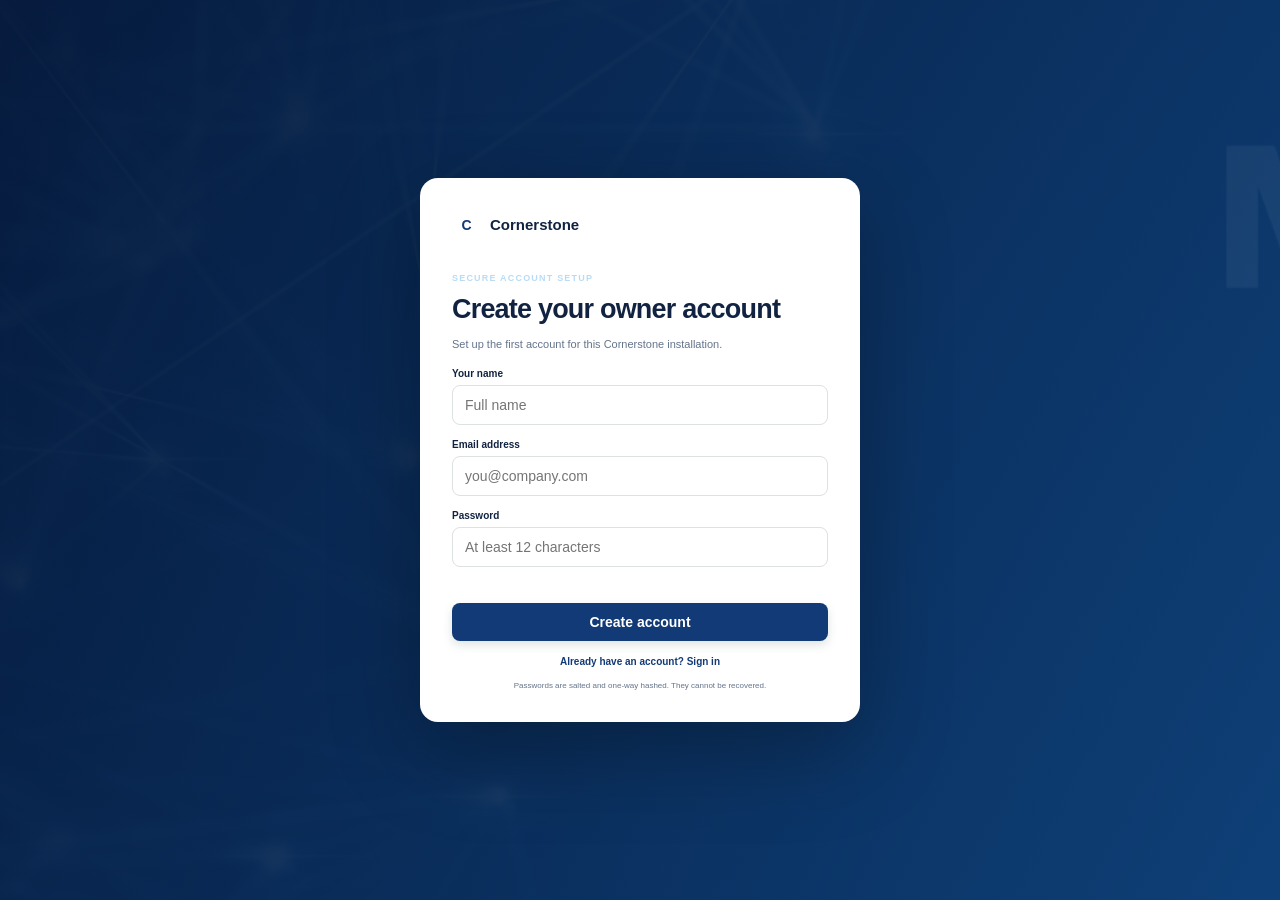
<file: index.html>
<!doctype html>
<html lang="en">
<head>
  <meta charset="UTF-8" />
  <meta name="viewport" content="width=device-width, initial-scale=1.0" />
  <meta name="theme-color" content="#0b2d5e" />
  <meta name="apple-mobile-web-app-capable" content="yes" />
  <meta name="apple-mobile-web-app-title" content="Cornerstone" />
  <meta name="referrer" content="no-referrer" />
  <meta http-equiv="Content-Security-Policy" content="default-src 'self'; img-src 'self' data:; style-src 'self'; script-src 'self'; connect-src https: http://127.0.0.1:*; object-src 'none'; base-uri 'none'; form-action 'self'" />
  <title>Cornerstone — Content Operations</title>
  <link rel="manifest" href="manifest.webmanifest" />
  <link rel="icon" href="icon.svg" type="image/svg+xml" />
  <link rel="stylesheet" href="style.css" />
  <link rel="stylesheet" href="brand.css" />
  <link rel="stylesheet" href="integrations.css" />
  <link rel="stylesheet" href="vault.css" />
  <link rel="stylesheet" href="collaboration.css" />
  <link rel="stylesheet" href="install.css" />
  <link rel="stylesheet" href="auth.css?v=3" />
  <link rel="stylesheet" href="settings.css?v=4" />
  <link rel="stylesheet" href="management.css?v=7" />
  <link rel="stylesheet" href="tutorial.css?v=8" />
  <link rel="stylesheet" href="account-install.css?v=8" />
</head>
<body>
  <div class="app-shell">
    <aside class="sidebar">
      <div class="brand"><span class="brand-mark">C</span><span>Cornerstone</span></div>
      <nav>
        <button class="nav-item active" data-view="calendar"><span>◫</span> Calendar</button>
        <button class="nav-item" data-view="content"><span>▤</span> Content <b id="contentCount">6</b></button>
        <button class="nav-item" data-view="ideas"><span>✦</span> Ideas</button>
        <button class="nav-item" data-view="assets"><span>◇</span> Assets</button>
        <button class="nav-item" data-view="integrations"><span>⌘</span> Integrations <b id="integrationCount">0</b></button>
        <button class="nav-item" data-view="workspaces"><span>♙</span> Workspaces</button>
      </nav>
      <div class="nav-label">WORKSPACE</div>
      <button class="workspace"><span class="workspace-logo">MC</span><span><strong>McBride</strong><small>4 channels connected</small></span><i>⌄</i></button>
      <div class="sidebar-bottom">
        <button class="nav-item install-app" id="installAppBtn" hidden><span>⇩</span> Install Cornerstone</button>
        <button class="nav-item" id="logoutBtn"><span>↪</span> Log out</button>
        <button class="nav-item" id="helpCenterBtn"><span>?</span> Help & tutorial</button>
        <div class="profile"><div class="avatar">AL</div><div><strong>Alex Lin</strong><small>Content lead</small></div><button id="profileMenuBtn" aria-label="Open user settings">•••</button></div>
      </div>
    </aside>

    <main>
      <header class="topbar">
        <div><h1 id="pageTitle">Content calendar</h1><p id="pageSubtitle">Plan, polish, and publish — all in one place.</p></div>
        <div class="top-actions"><button class="icon-button" id="notifyBtn" aria-label="Notifications">♢<span class="notification-dot"></span></button><button class="primary" id="newPostBtn"><span>＋</span> New content</button></div>
      </header>

      <section id="calendarView" class="view active">
        <div class="toolbar">
          <div class="date-nav"><button id="prevWeek">‹</button><button id="todayBtn">Today</button><button id="nextWeek">›</button><strong id="weekLabel">August 3 – 9, 2026</strong></div>
          <div class="toolbar-right"><button class="filter-button" id="filterBtn">☷ All channels <span>⌄</span></button><div class="segmented"><button class="active">Week</button><button>Month</button></div></div>
        </div>
        <div class="calendar-card">
          <div class="calendar-grid" id="calendarGrid"></div>
        </div>
        <div class="up-next">
          <div class="section-heading"><div><h2>Up next</h2><p>Your next three scheduled posts</p></div><button class="text-button" id="viewAllBtn">View all →</button></div>
          <div class="up-next-grid" id="upNextGrid"></div>
        </div>
      </section>

      <section id="contentView" class="view">
        <div class="section-heading"><div><h2>Content library</h2><p>Everything scheduled, drafted, and published.</p></div><div class="search"><span>⌕</span><input id="contentSearch" placeholder="Search content" /></div></div>
        <div class="content-table" id="contentTable"></div>
      </section>

      <section id="ideasView" class="view">
        <div class="ideas-hero"><span class="eyebrow">✦ CREATIVE COPILOT</span><h2>Turn what’s working into what’s next.</h2><p>Cornerstone looks at your scheduled topics and suggests fresh angles for your audience.</p><button class="primary" id="generateIdeasBtn">✦ Generate new ideas</button></div>
        <div class="ideas-grid" id="ideasGrid"></div>
      </section>

      <section id="assetsView" class="view">
        <div class="asset-drop" id="assetDrop"><div class="upload-icon">⇧</div><h2>Bring your content in</h2><p>Drop images, videos, PDFs, or CSV files here</p><button class="secondary" id="browseBtn">Choose files</button><input type="file" id="fileInput" multiple hidden /></div>
        <div class="section-heading"><div><h2>Asset library</h2><p id="assetCount">4 files</p></div></div>
        <div class="asset-grid" id="assetGrid"></div>
      </section>

      <section id="integrationsView" class="view">
        <div class="integration-hero">
          <div><span class="eyebrow">CORNERSTONE CONNECT</span><h2>Bring your own intelligence.</h2><p>Connect model providers, publishing APIs, and MCP servers to extend your content workflow.</p></div>
          <button class="primary" id="addIntegrationBtn">＋ Add integration</button>
        </div>
        <div class="security-note"><span>◉</span><div><strong>AES-256 encrypted credential vault</strong><p>Keys are authenticated-encrypted at rest. Your non-exportable vault key and decrypted secrets exist only in memory.</p></div><button class="secondary vault-button" id="vaultButton">Set up vault</button></div>
        <div class="integration-section"><div class="section-heading"><div><h2>API providers</h2><p>AI models, social platforms, and custom REST services</p></div></div><div class="integration-grid" id="apiGrid"></div></div>
        <div class="integration-section"><div class="section-heading"><div><h2>MCP servers</h2><p>Tools and context available to your Cornerstone workspace</p></div><button class="secondary" id="addMcpBtn">＋ Connect MCP</button></div><div class="mcp-list" id="mcpList"></div></div>
      </section>

      <section id="workspacesView" class="view">
        <div class="workspace-hero"><div><span class="eyebrow">TEAM COLLABORATION</span><h2>Build your content team.</h2><p>Create focused spaces, invite collaborators, and control who can publish.</p></div><button class="primary" id="createWorkspaceBtn">＋ New workspace</button></div>
        <div class="workspace-layout">
          <aside class="workspace-list-panel"><div class="panel-title"><strong>Your workspaces</strong><small id="workspaceTotal">1 workspace</small></div><div id="workspaceList"></div></aside>
          <div class="workspace-detail" id="workspaceDetail"></div>
        </div>
      </section>
      <section id="userSettingsView" class="view">
        <div class="settings-layout">
          <aside class="settings-nav"><span class="eyebrow">USER SETTINGS</span><button class="settings-tab active" data-settings-tab="account">Account</button><button class="settings-tab" data-settings-tab="security">Security</button><button class="settings-tab" data-settings-tab="admin">Admin controls</button><button class="settings-tab" data-settings-tab="accessibility">Accessibility</button></aside>
          <div class="settings-content">
            <section class="settings-panel active" data-settings-panel="account"><div class="settings-heading"><h2>Account information</h2><p>Manage your identity across Cornerstone workspaces.</p></div><div class="account-avatar-row"><div class="member-avatar settings-avatar" id="settingsAvatar">AL</div><div><strong id="settingsDisplayName">Alex Lin</strong><small>Profile photo support requires connected file storage.</small></div></div><div class="settings-form"><label for="settingsName">Full name</label><input id="settingsName" class="field" /><label for="settingsEmail">Email address</label><input id="settingsEmail" type="email" class="field" /><label>Account role</label><input id="settingsRole" class="field" disabled /><button class="primary" id="saveAccountSettings">Save account</button></div></section>
            <section class="settings-panel" data-settings-panel="security"><div class="settings-heading"><h2>Security</h2><p>Update your password and control active sessions.</p></div><div class="settings-form"><label for="currentPassword">Current password</label><input id="currentPassword" type="password" class="field" autocomplete="current-password" /><label for="newPassword">New password</label><input id="newPassword" type="password" class="field" autocomplete="new-password" placeholder="At least 12 characters" /><label for="confirmNewPassword">Confirm new password</label><input id="confirmNewPassword" type="password" class="field" autocomplete="new-password" /><button class="primary" id="changePasswordBtn">Change password</button></div><div class="danger-zone"><div><strong>Sign out of this device</strong><p>Locks your vault and clears the current session.</p></div><button class="secondary" id="settingsLogoutBtn">Log out</button></div></section>
            <section class="settings-panel" data-settings-panel="admin"><div class="settings-heading"><h2>Admin controls</h2><p>Set workspace defaults and collaboration guardrails.</p></div><div class="setting-row"><div><strong>Require approval before publishing</strong><p>Editors submit content for publisher or admin review.</p></div><input id="approvalRequired" type="checkbox" checked /></div><div class="setting-row"><div><strong>Allow members to invite collaborators</strong><p>Editors and publishers can create invitation links.</p></div><input id="memberInvites" type="checkbox" /></div><div class="setting-row"><div><strong>Default invitation role</strong><p>Applied when a role is not selected manually.</p></div><select id="defaultInviteRole" class="mini-select"><option>Viewer</option><option>Editor</option><option>Publisher</option><option>Admin</option></select></div><button class="primary settings-save" id="saveAdminSettings">Save admin controls</button></section>
            <section class="settings-panel" data-settings-panel="accessibility"><div class="settings-heading"><h2>Accessibility</h2><p>Adjust Cornerstone to make it more comfortable to use.</p></div><div class="setting-row"><div><strong>Larger text</strong><p>Increase interface text and control sizes.</p></div><input id="largeTextSetting" type="checkbox" /></div><div class="setting-row"><div><strong>High contrast</strong><p>Strengthen borders and foreground contrast.</p></div><input id="highContrastSetting" type="checkbox" /></div><div class="setting-row"><div><strong>Reduce motion</strong><p>Minimize transitions and animated movement.</p></div><input id="reducedMotionSetting" type="checkbox" /></div><div class="setting-row"><div><strong>Underline interactive text</strong><p>Make text links easier to distinguish.</p></div><input id="underlineLinksSetting" type="checkbox" /></div><button class="primary settings-save" id="saveAccessibilitySettings">Save accessibility</button></section>
          </div>
        </div>
      </section>
    </main>
  </div>

  <div class="scrim" id="scrim"></div>
  <aside class="composer" id="composer">
    <div class="composer-head"><div><span class="eyebrow">CONTENT COMPOSER</span><h2 id="composerTitle">Create content</h2></div><button class="close-button" id="closeComposer">×</button></div>
    <div class="composer-body">
      <label>Channels</label><div class="channel-picker" id="channelPicker"><button data-channel="Instagram" class="selected ig">◎ Instagram</button><button data-channel="LinkedIn" class="li">in LinkedIn</button><button data-channel="TikTok" class="tt">♪ TikTok</button><button data-channel="X" class="x">𝕏 X</button></div>
      <label for="postTitle">Internal title</label><input id="postTitle" class="field" placeholder="Give this post a name" />
      <label for="postCaption">Caption</label><div class="caption-wrap"><textarea id="postCaption" placeholder="Write something people will remember..."></textarea><div class="caption-tools"><button id="improveBtn">✦ Improve</button><span id="charCount">0 / 2,200</span></div></div>
      <label>Media</label><button class="media-drop" id="mediaDrop"><span>＋</span><strong>Add photos or video</strong><small>or choose from your asset library</small></button>
      <div class="field-row"><div><label for="postDate">Publish date</label><input type="date" id="postDate" class="field" /></div><div><label for="postTime">Time</label><input type="time" id="postTime" class="field" /></div></div>
      <label for="postOwner">Owner</label><select id="postOwner" class="field"><option>Alex Lin</option><option>Maya Ortiz</option><option>Jordan Chen</option></select>
      <div class="reminder-row"><div><strong>Notify owner</strong><small>Send a reminder before it’s time to post</small></div><select id="reminder" class="mini-select"><option>15 min before</option><option>1 hour before</option><option>1 day before</option></select><input id="notifyToggle" type="checkbox" checked /></div>
    </div>
    <div class="composer-footer"><button class="danger-button" id="deleteContentBtn" hidden>Delete content</button><button class="secondary" id="saveDraftBtn">Save draft</button><button class="primary" id="scheduleBtn">Schedule content</button></div>
  </aside>

  <div class="popover notifications" id="notificationPanel"><div class="popover-head"><strong>Notifications</strong><button id="markRead">Mark all read</button></div><div id="notificationList"></div></div>
  <div class="modal" id="integrationModal">
    <div class="modal-head"><div><span class="eyebrow">NEW CONNECTION</span><h2 id="integrationModalTitle">Add integration</h2></div><button class="close-button" id="closeIntegrationModal">×</button></div>
    <div class="modal-body">
      <label for="integrationType">Connection type</label><select id="integrationType" class="field"><option value="api">API provider</option><option value="mcp">MCP server</option></select>
      <label for="integrationName">Name</label><input id="integrationName" class="field" placeholder="e.g. OpenAI, LinkedIn, My research server" />
      <div id="apiFields"><label for="integrationKey">API key</label><div class="secret-field"><input id="integrationKey" type="password" class="field" placeholder="sk-••••••••••••" /><button id="revealKey" type="button">Show</button></div><label for="integrationBaseUrl">Base URL <small>optional</small></label><input id="integrationBaseUrl" class="field" placeholder="https://api.example.com/v1" /></div>
      <div id="mcpFields" hidden><label for="mcpTransport">Transport</label><select id="mcpTransport" class="field"><option value="http">Streamable HTTP</option><option value="sse">SSE</option></select><label for="mcpUrl">Server URL</label><input id="mcpUrl" class="field" placeholder="https://mcp.example.com/mcp" /><label for="mcpToken">Bearer token <small>optional</small></label><div class="secret-field"><input id="mcpToken" type="password" class="field" placeholder="••••••••••••" /></div></div>
      <div class="connection-options"><label><input id="enableConnection" type="checkbox" checked /> Enable immediately</label><label><input id="allowTools" type="checkbox" checked /> Allow tools in ideation</label></div>
    </div>
    <div class="modal-footer"><button class="secondary" id="cancelIntegration">Cancel</button><button class="primary" id="saveIntegration">Save connection</button></div>
  </div>
  <div class="toast" id="toast"><span>✓</span><div><strong id="toastTitle">Content scheduled</strong><small id="toastText">Your post is ready to go.</small></div></div>
  <div class="invite-gate" id="inviteGate" hidden>
    <div class="invite-gate-card"><div class="gate-brand"><span class="brand-mark">C</span><strong>Cornerstone</strong></div><span class="eyebrow">YOU’VE BEEN INVITED</span><h1>Join <span id="gateWorkspaceName">a workspace</span></h1><p id="gateInviteCopy">Accept your invitation to collaborate on content, campaigns, and publishing.</p><div class="gate-role">Your role <strong id="gateRole">Editor</strong></div><label for="gateName">Your name</label><input id="gateName" class="field" placeholder="Full name" /><label for="gatePassword">Create a password</label><input id="gatePassword" type="password" class="field" autocomplete="new-password" placeholder="At least 12 characters" /><button class="primary" id="acceptInviteBtn">Accept invitation</button><small>By continuing, you agree to your organization’s workspace policies.</small></div>
  </div>
  <div class="invite-gate auth-gate" id="authGate" hidden>
    <div class="invite-gate-card"><div class="gate-brand"><span class="brand-mark">C</span><strong>Cornerstone</strong></div><span class="eyebrow" id="authEyebrow">SECURE ACCOUNT SETUP</span><h1 id="authTitle">Create your owner account</h1><p id="authCopy">Set up the first account for this Cornerstone installation.</p><div id="authNameWrap"><label for="authName">Your name</label><input id="authName" class="field" autocomplete="name" placeholder="Full name" /></div><label for="authEmail">Email address</label><input id="authEmail" type="email" class="field" autocomplete="username" placeholder="you@company.com" /><label for="authPassword">Password</label><input id="authPassword" type="password" class="field" autocomplete="current-password" placeholder="At least 12 characters" /><p class="auth-error" id="authError"></p><button class="primary" id="authSubmit">Create account</button><button class="auth-switch" id="authSwitch">Already have an account? Sign in</button><small>Passwords are salted and one-way hashed. They cannot be recovered.</small></div>
  </div>
  <div class="invite-install" id="inviteInstallAction" hidden><div><strong>Install Cornerstone</strong><small>Your invitation grants access to install this workspace app.</small></div><button class="primary" id="inviteInstallBtn">Install app</button><button class="close-button" id="dismissInviteInstall">×</button></div>
  <div class="tutorial-overlay" id="tutorialOverlay" hidden>
    <div class="tutorial-card"><div class="tutorial-top"><span class="eyebrow">GETTING STARTED</span><button class="close-button" id="closeTutorial">×</button></div><div class="tutorial-visual" id="tutorialVisual">01</div><h2 id="tutorialTitle">Welcome to Cornerstone</h2><p id="tutorialCopy">Let’s set up your content workflow together.</p><div class="tutorial-tip" id="tutorialTip"></div><div class="tutorial-progress" id="tutorialProgress"></div><div class="tutorial-actions"><button class="text-button" id="skipTutorial">Skip for now</button><button class="secondary" id="previousTutorial">Back</button><button class="primary" id="nextTutorial">Next</button></div></div>
  </div>
  <div class="modal vault-modal" id="vaultModal">
    <div class="modal-head"><div><span class="eyebrow">SECURE CREDENTIAL VAULT</span><h2 id="vaultModalTitle">Create your vault</h2></div><button class="close-button" id="closeVaultModal">×</button></div>
    <div class="modal-body">
      <div class="encryption-badge"><span>◆</span><div><strong>AES-256-GCM</strong><small>PBKDF2-SHA-256 · 600,000 iterations · random salt and nonce</small></div></div>
      <p class="vault-copy" id="vaultCopy">Choose a strong master password. It never leaves this device and cannot be recovered.</p>
      <label for="vaultPassword">Master password</label><input id="vaultPassword" type="password" class="field" autocomplete="new-password" placeholder="At least 12 characters" />
      <div id="vaultConfirmWrap"><label for="vaultConfirm">Confirm password</label><input id="vaultConfirm" type="password" class="field" autocomplete="new-password" placeholder="Repeat master password" /></div>
      <div class="password-meter"><span id="passwordMeter"></span></div><small class="password-hint" id="passwordHint">Use 12+ characters with a mix of words, numbers, and symbols.</small>
    </div>
    <div class="modal-footer"><button class="secondary" id="cancelVault">Cancel</button><button class="primary" id="submitVault">Create encrypted vault</button></div>
  </div>
  <div class="modal" id="inviteModal">
    <div class="modal-head"><div><span class="eyebrow">COLLABORATE</span><h2>Invite people to <span id="inviteWorkspaceName">McBride</span></h2></div><button class="close-button" id="closeInviteModal">×</button></div>
    <div class="modal-body">
      <label for="inviteEmails">Email addresses</label><textarea id="inviteEmails" class="invite-emails" placeholder="name@company.com, teammate@company.com"></textarea><small class="field-help">Separate multiple addresses with commas.</small>
      <label for="inviteRole">Role</label><select id="inviteRole" class="field"><option value="Editor">Editor — create and edit content</option><option value="Publisher">Publisher — approve and publish</option><option value="Viewer">Viewer — view and comment</option><option value="Admin">Admin — manage workspace and members</option></select>
      <label for="inviteMessage">Personal message <small>optional</small></label><textarea id="inviteMessage" class="invite-message" placeholder="Join us in Cornerstone to plan our upcoming content..."></textarea>
      <div class="invite-summary"><span>✉</span><p>Invites expire after 7 days. Pending invitations can be revoked at any time.</p></div>
    </div>
    <div class="modal-footer"><button class="secondary" id="cancelInvite">Cancel</button><button class="primary" id="sendInvites">Send invitations</button></div>
  </div>
  <div class="modal" id="workspaceModal">
    <div class="modal-head"><div><span class="eyebrow" id="workspaceModalEyebrow">NEW WORKSPACE</span><h2 id="workspaceModalTitle">Create a workspace</h2></div><button class="close-button" id="closeWorkspaceModal">×</button></div>
    <div class="modal-body"><label for="newWorkspaceName">Workspace name</label><input id="newWorkspaceName" class="field" placeholder="e.g. Client campaigns" /><label for="newWorkspacePurpose">Purpose <small>optional</small></label><textarea id="newWorkspacePurpose" class="invite-message" placeholder="What will your team create here?"></textarea></div>
    <div class="modal-footer"><button class="secondary" id="cancelWorkspace">Cancel</button><button class="primary" id="saveWorkspace">Create workspace</button></div>
  </div>
  <script src="app.js?v=8.3"></script>
  <script src="supabase-auth.js?v=8.3"></script>
</body>
</html>
</file>
<file: style.css>
:root{--ink:#18211d;--muted:#66716b;--line:#e4e8e5;--soft:#f5f7f5;--green:#184c3a;--green2:#26775b;--cream:#f8f6ef;--purple:#7655c7;--orange:#e58c3b;--shadow:0 16px 50px rgba(24,33,29,.12)}*{box-sizing:border-box}body{margin:0;font-family:Inter,ui-sans-serif,-apple-system,BlinkMacSystemFont,"Segoe UI",sans-serif;background:#f8faf8;color:var(--ink);font-size:14px}.app-shell{min-height:100vh;display:grid;grid-template-columns:238px 1fr}.sidebar{position:fixed;width:238px;height:100vh;background:#102f25;color:#dbe8e2;padding:26px 18px 20px;display:flex;flex-direction:column}.brand{display:flex;align-items:center;gap:11px;padding:0 10px 29px;font-size:19px;font-weight:720;letter-spacing:-.4px}.brand-mark{display:grid;place-items:center;width:29px;height:29px;border-radius:9px;background:#d9f0b9;color:#183f31;font-family:Georgia;font-style:italic}.sidebar nav{display:grid;gap:5px}.nav-item{border:0;background:transparent;color:#b9cbc4;border-radius:9px;padding:10px 12px;text-align:left;font:inherit;cursor:pointer;display:flex;align-items:center;gap:12px;width:100%}.nav-item span{font-size:17px;width:18px;text-align:center}.nav-item b{margin-left:auto;background:#295243;border-radius:12px;padding:2px 7px;font-size:11px}.nav-item:hover,.nav-item.active{background:#224b3e;color:#fff}.nav-label{font-size:10px;letter-spacing:1.2px;color:#78968a;margin:30px 12px 10px}.workspace{border:0;background:#173c30;color:white;border-radius:10px;padding:10px;display:flex;align-items:center;gap:9px;text-align:left}.workspace-logo{display:grid;place-items:center;width:33px;height:33px;border-radius:8px;background:#e6d39c;color:#583d13;font-size:10px;font-weight:800}.workspace strong,.profile strong{font-size:12px;display:block}.workspace small,.profile small{font-size:10px;color:#8eaaa0}.workspace i{margin-left:auto}.sidebar-bottom{margin-top:auto}.profile{border-top:1px solid #285044;margin-top:10px;padding:18px 8px 2px;display:flex;align-items:center;gap:9px}.avatar{width:34px;height:34px;border-radius:50%;background:#cbe5dc;color:#174536;display:grid;place-items:center;font-weight:700;font-size:11px}.profile button{margin-left:auto;border:0;background:transparent;color:#9ab0a8}main{grid-column:2;padding:0 42px 54px;max-width:1500px;width:100%;margin:auto}.topbar{height:110px;display:flex;align-items:center;justify-content:space-between}.topbar h1{font-size:24px;margin:0 0 5px;letter-spacing:-.7px}.topbar p,.section-heading p{margin:0;color:var(--muted);font-size:12px}.top-actions{display:flex;gap:11px}.primary,.secondary,.icon-button,.filter-button,.segmented button,.date-nav button,.text-button{border:0;font:inherit;cursor:pointer}.primary{background:var(--green);color:#fff;border-radius:8px;padding:11px 16px;font-weight:650;box-shadow:0 4px 10px rgba(24,76,58,.15)}.primary:hover{background:#22634c}.secondary{border:1px solid var(--line);background:#fff;color:var(--ink);padding:10px 15px;border-radius:8px;font-weight:600}.icon-button{width:40px;height:40px;border-radius:9px;background:#fff;border:1px solid var(--line);position:relative}.notification-dot{position:absolute;width:7px;height:7px;border-radius:50%;background:#e56848;top:8px;right:8px}.view{display:none}.view.active{display:block}.toolbar{display:flex;align-items:center;justify-content:space-between;margin:10px 0 17px}.date-nav{display:flex;align-items:center;gap:7px}.date-nav button,.filter-button,.segmented{background:#fff;border:1px solid var(--line);border-radius:7px}.date-nav button{padding:7px 11px}.date-nav strong{margin-left:9px;font-size:14px}.toolbar-right{display:flex;gap:9px}.filter-button{padding:8px 12px}.filter-button span{margin-left:15px}.segmented{display:flex;padding:3px}.segmented button{background:transparent;padding:5px 10px;border-radius:5px;color:var(--muted)}.segmented button.active{background:var(--soft);color:var(--ink);font-weight:600}.calendar-card{background:white;border:1px solid var(--line);border-radius:12px;overflow:hidden}.calendar-grid{display:grid;grid-template-columns:repeat(7,minmax(110px,1fr));min-height:360px}.day{border-right:1px solid var(--line);padding:0 9px 12px}.day:last-child{border:0}.day-head{text-align:center;padding:14px 0 12px;border-bottom:1px solid var(--line);margin:0 -9px 10px}.day-head span{display:block;font-size:10px;text-transform:uppercase;letter-spacing:.8px;color:var(--muted);margin-bottom:6px}.day-head b{font-size:16px}.day.today .day-head b{background:var(--green);color:white;width:28px;height:28px;border-radius:50%;display:inline-grid;place-items:center}.post-card{border:1px solid var(--line);border-left:3px solid var(--purple);background:#fff;border-radius:7px;padding:9px;margin-bottom:8px;cursor:pointer;transition:.15s}.post-card:hover{transform:translateY(-1px);box-shadow:0 5px 15px rgba(0,0,0,.07)}.post-card.li{border-left-color:#377ab4}.post-card.tt{border-left-color:#222}.post-card.x{border-left-color:#8a9290}.post-card .platform{display:flex;align-items:center;gap:5px;font-size:10px;font-weight:700;color:var(--muted)}.platform-dot{width:16px;height:16px;border-radius:5px;background:#f0eafa;display:grid;place-items:center;color:var(--purple)}.post-card h3{font-size:11px;line-height:1.35;margin:8px 0 6px}.post-card time{font-size:9px;color:var(--muted)}.add-day{width:100%;border:1px dashed transparent;background:transparent;color:#a2aba6;border-radius:6px;padding:6px;cursor:pointer}.add-day:hover{border-color:#cbd2ce;color:var(--green)}.up-next{margin-top:27px}.section-heading{display:flex;justify-content:space-between;align-items:center;margin:0 0 14px}.section-heading h2{margin:0 0 4px;font-size:16px}.text-button{background:transparent;color:var(--green);font-size:12px;font-weight:600}.up-next-grid{display:grid;grid-template-columns:repeat(3,1fr);gap:12px}.next-card{background:#fff;border:1px solid var(--line);border-radius:10px;padding:13px;display:grid;grid-template-columns:66px 1fr;gap:12px;cursor:pointer}.thumb{border-radius:7px;min-height:58px;background:linear-gradient(145deg,#bbd6c9,#436e60);display:grid;place-items:center;color:white;font-size:20px}.thumb.orange{background:linear-gradient(145deg,#f1c079,#a95630)}.thumb.purple{background:linear-gradient(145deg,#c3b1e8,#66519b)}.next-card h3{font-size:12px;margin:4px 0 7px}.next-card small{color:var(--muted);font-size:10px}.content-table{background:#fff;border:1px solid var(--line);border-radius:12px;overflow:hidden}.table-row{display:grid;grid-template-columns:2fr .8fr 1fr .7fr 50px;align-items:center;padding:14px 18px;border-bottom:1px solid var(--line)}.table-row:last-child{border:0}.table-row.header{background:var(--soft);font-size:10px;text-transform:uppercase;letter-spacing:.6px;color:var(--muted)}.content-name{display:flex;align-items:center;gap:11px}.mini-thumb{width:40px;height:40px;border-radius:7px;background:linear-gradient(135deg,#bdd7cc,#527667)}.status{font-size:10px;font-weight:700;padding:5px 8px;border-radius:12px;background:#e8f3ed;color:#276149;width:max-content}.status.draft{background:#f0f1ef;color:#6b736f}.row-menu{border:0;background:transparent;cursor:pointer}.search{border:1px solid var(--line);background:#fff;border-radius:8px;padding:8px 11px}.search input{border:0;outline:0;margin-left:5px}.ideas-hero{background:linear-gradient(120deg,#153b30,#275c4b);border-radius:16px;color:white;padding:36px 38px;position:relative;overflow:hidden}.ideas-hero:after{content:"✦";position:absolute;right:60px;top:-44px;font-size:200px;color:rgba(255,255,255,.07)}.eyebrow{font-size:9px;letter-spacing:1.2px;color:#acc7bd;font-weight:800}.ideas-hero h2{font-size:28px;max-width:480px;margin:12px 0 9px}.ideas-hero p{color:#bdd0c9;max-width:560px;line-height:1.6}.ideas-hero .primary{background:#dcf0ba;color:#173e31;margin-top:10px}.ideas-grid{display:grid;grid-template-columns:repeat(3,1fr);gap:14px;margin-top:20px}.idea-card{background:white;border:1px solid var(--line);border-radius:12px;padding:18px}.idea-card .tag{font-size:9px;color:var(--green2);background:#eaf4ef;border-radius:12px;padding:5px 8px;font-weight:700}.idea-card h3{font-size:15px;line-height:1.35;margin:16px 0 8px}.idea-card p{font-size:11px;line-height:1.5;color:var(--muted);min-height:50px}.idea-card button{width:100%;margin-top:7px}.asset-drop{border:1.5px dashed #bdc8c1;background:#fff;border-radius:14px;text-align:center;padding:38px;margin-bottom:30px}.upload-icon{width:45px;height:45px;background:#eaf3ee;color:var(--green);border-radius:50%;display:grid;place-items:center;font-size:20px;margin:auto}.asset-drop h2{font-size:16px;margin:13px 0 5px}.asset-drop p{color:var(--muted);font-size:11px}.asset-drop.drag{border-color:var(--green);background:#f1f7f4}.asset-grid{display:grid;grid-template-columns:repeat(4,1fr);gap:15px}.asset-card{background:#fff;border:1px solid var(--line);border-radius:11px;overflow:hidden}.asset-preview{height:125px;background:linear-gradient(145deg,#d9e4de,#78988b);display:grid;place-items:center;color:#fff;font-size:28px}.asset-card:nth-child(2) .asset-preview{background:linear-gradient(145deg,#ead8b7,#a76b45)}.asset-card:nth-child(3) .asset-preview{background:linear-gradient(145deg,#c9bfdf,#6f5d94)}.asset-card:nth-child(4) .asset-preview{background:linear-gradient(145deg,#bfd7e3,#477a91)}.asset-meta{padding:12px}.asset-meta strong{font-size:11px;display:block;white-space:nowrap;overflow:hidden;text-overflow:ellipsis}.asset-meta small{font-size:9px;color:var(--muted)}.scrim{position:fixed;inset:0;background:rgba(11,25,20,.32);opacity:0;pointer-events:none;transition:.2s;z-index:10}.scrim.open{opacity:1;pointer-events:auto}.composer{position:fixed;right:-560px;top:0;height:100vh;width:min(540px,95vw);background:#fff;z-index:11;box-shadow:var(--shadow);transition:.3s;display:flex;flex-direction:column}.composer.open{right:0}.composer-head{padding:24px 27px 18px;border-bottom:1px solid var(--line);display:flex;justify-content:space-between}.composer-head h2{margin:5px 0 0;font-size:20px}.close-button{border:0;background:var(--soft);font-size:22px;border-radius:50%;width:34px;height:34px;cursor:pointer}.composer-body{padding:22px 27px;overflow:auto;flex:1}.composer-body label{font-size:11px;font-weight:700;display:block;margin:16px 0 7px}.channel-picker{display:flex;gap:6px;flex-wrap:wrap}.channel-picker button{border:1px solid var(--line);background:#fff;border-radius:7px;padding:8px 10px;font-size:11px;cursor:pointer}.channel-picker button.selected{border-color:var(--green);background:#edf5f1;color:var(--green);font-weight:700}.field,textarea{width:100%;border:1px solid #dce2de;border-radius:8px;padding:11px 12px;font:inherit;outline:0}.field:focus,textarea:focus{border-color:#4f8a75;box-shadow:0 0 0 3px #e6f0ec}textarea{height:105px;resize:none;border:0;padding:12px}.caption-wrap{border:1px solid #dce2de;border-radius:8px;overflow:hidden}.caption-wrap:focus-within{border-color:#4f8a75;box-shadow:0 0 0 3px #e6f0ec}.caption-tools{border-top:1px solid var(--line);padding:7px 10px;display:flex;justify-content:space-between}.caption-tools button{border:0;background:#edf3f0;color:var(--green);border-radius:5px;font-size:10px;padding:5px 8px}.caption-tools span{font-size:9px;color:var(--muted)}.media-drop{width:100%;border:1px dashed #c7d0cb;background:#fafbfa;border-radius:8px;padding:18px;display:grid;place-items:center;cursor:pointer}.media-drop span{font-size:18px;color:var(--green)}.media-drop strong{font-size:11px}.media-drop small{font-size:9px;color:var(--muted);margin-top:2px}.field-row{display:grid;grid-template-columns:1.3fr 1fr;gap:12px}.reminder-row{margin-top:19px;background:var(--soft);border-radius:9px;padding:12px;display:flex;align-items:center;gap:10px}.reminder-row div{margin-right:auto}.reminder-row strong{font-size:11px;display:block}.reminder-row small{font-size:9px;color:var(--muted)}.mini-select{border:0;background:transparent;font-size:9px}.composer-footer{padding:15px 27px;border-top:1px solid var(--line);display:flex;justify-content:flex-end;gap:9px}.popover{position:fixed;background:#fff;box-shadow:var(--shadow);border:1px solid var(--line);border-radius:11px;z-index:12;display:none}.popover.open{display:block}.notifications{right:156px;top:75px;width:320px}.popover-head{padding:14px 16px;border-bottom:1px solid var(--line);display:flex;justify-content:space-between}.popover-head button{border:0;background:transparent;color:var(--green);font-size:10px}.notice{padding:13px 16px;border-bottom:1px solid var(--line);display:flex;gap:10px}.notice:last-child{border:0}.notice-dot{width:8px;height:8px;border-radius:50%;background:#e56848;margin-top:5px}.notice p{font-size:11px;margin:0 0 4px}.notice small{font-size:9px;color:var(--muted)}.toast{position:fixed;bottom:25px;left:50%;transform:translate(-50%,30px);background:#173c30;color:#fff;border-radius:10px;padding:12px 17px;display:flex;gap:11px;align-items:center;opacity:0;pointer-events:none;transition:.25s;z-index:20;box-shadow:var(--shadow)}.toast.show{opacity:1;transform:translate(-50%,0)}.toast>span{background:#d8efba;color:#174433;border-radius:50%;width:24px;height:24px;display:grid;place-items:center}.toast strong,.toast small{display:block}.toast strong{font-size:11px}.toast small{font-size:9px;color:#bbcdc6;margin-top:2px}@media(max-width:900px){.app-shell{grid-template-columns:76px 1fr}.sidebar{width:76px;padding:25px 10px}.brand span:last-child,.nav-item:not(.active){font-size:0}.brand{padding-left:11px}.nav-item{justify-content:center}.nav-item b,.nav-label,.workspace span:not(.workspace-logo),.workspace i,.profile div:not(.avatar),.profile button{display:none}.workspace{justify-content:center}.profile{padding-left:3px}main{grid-column:2;padding:0 18px 40px}.calendar-grid{overflow-x:auto}.up-next-grid,.ideas-grid{grid-template-columns:1fr}.asset-grid{grid-template-columns:repeat(2,1fr)}.toolbar{align-items:flex-start;gap:12px;flex-direction:column}}@media(max-width:620px){.topbar p,.toolbar-right{display:none}.calendar-card{overflow:auto}.calendar-grid{min-width:780px}.up-next-grid,.asset-grid{grid-template-columns:1fr}.content-table{overflow:auto}.table-row{min-width:650px}.topbar{height:90px}.ideas-hero{padding:28px 24px}}
</file>
<file: brand.css>
/* Cornerstone · McBride brand layer */
:root {
  --ink: #122342;
  --muted: #64748b;
  --line: #dfe7f1;
  --soft: #f3f7fc;
  --green: #123a76;
  --green2: #176aad;
  --cream: #f7f9fc;
  --purple: #3d86d1;
  --orange: #27a9e8;
  --shadow: 0 16px 50px rgba(9, 39, 86, .14);
}
body { background: #f7f9fc; color: var(--ink); }
.sidebar {
  background: #0b2d5e url('mcbride-banner.png') 24% center / auto 100% no-repeat;
  color: #dcecff;
}
.sidebar::before {
  content: "";
  position: absolute;
  inset: 0;
  background: linear-gradient(180deg, rgba(5,27,65,.26), rgba(5,27,65,.88));
  pointer-events: none;
}
.sidebar > * { position: relative; }
.brand { letter-spacing: -.5px; }
.brand-mark {
  border-radius: 7px;
  background: #fff;
  color: #123a76;
  font-family: inherit;
  font-style: normal;
  font-weight: 850;
}
.nav-item { color: #c3d8ef; }
.nav-item b { background: #1e5793; }
.nav-item:hover, .nav-item.active { background: rgba(57,142,215,.3); color: #fff; }
.nav-label { color: #85b6df; }
.workspace { border: 1px solid rgba(255,255,255,.1); background: rgba(10,42,84,.72); }
.workspace-logo { background: #fff; color: #123a76; }
.workspace small, .profile small { color: #98b9da; }
.profile { border-top-color: rgba(139,190,231,.25); }
.avatar { background: #dceeff; color: #123a76; }
.profile button { color: #9fc1df; }
.ideas-hero {
  background: linear-gradient(100deg, rgba(8,37,82,.97), rgba(23,82,145,.84)), url('mcbride-banner.png') center / cover;
}
.ideas-hero .primary { background: #fff; color: #123a76; }
.eyebrow { color: #b9dcf6; }
.primary { background: #123a76; }
.primary:hover { background: #19539a; }
.post-card.li { border-left-color: #176aad; }
.post-card.tt { border-left-color: #122342; }
.post-card.x { border-left-color: #5c79a1; }
.thumb { background: linear-gradient(145deg, #8bc7ee, #154f8c); }
.status { background: #e4f0fb; color: #15558f; }
</file>
<file: integrations.css>
.integration-hero{background:linear-gradient(105deg,#0a2858,#19589a);color:#fff;border-radius:16px;padding:30px 34px;display:flex;align-items:center;justify-content:space-between;box-shadow:0 15px 35px rgba(18,58,118,.14)}
.integration-hero h2{font-size:25px;margin:8px 0 6px}.integration-hero p{margin:0;color:#c7dcf0}.integration-hero .primary{background:#fff;color:#123a76}
.security-note{display:flex;gap:12px;align-items:flex-start;background:#eef6fd;border:1px solid #cfe3f5;border-radius:10px;padding:14px 16px;margin:18px 0 28px;color:#18588e}.security-note>span{font-size:18px}.security-note strong{font-size:11px}.security-note p{margin:3px 0 0;font-size:10px;color:#57748d}
.integration-section{margin-top:25px}.integration-grid{display:grid;grid-template-columns:repeat(3,1fr);gap:13px}.integration-card{background:#fff;border:1px solid var(--line);border-radius:12px;padding:16px}.integration-card-top{display:flex;align-items:center;gap:11px}.provider-icon{width:38px;height:38px;border-radius:9px;background:#e8f2fb;color:#185b98;display:grid;place-items:center;font-weight:800}.integration-card h3{font-size:12px;margin:0 0 3px}.integration-card small{font-size:9px;color:var(--muted)}.connection-status{margin-left:auto;width:8px;height:8px;background:#46aa76;border-radius:50%;box-shadow:0 0 0 3px #e7f5ed}.connection-status.off{background:#aab4bc;box-shadow:none}.integration-detail{margin:15px 0 12px;padding:9px;background:var(--soft);border-radius:7px;display:flex;justify-content:space-between;font-size:9px;color:var(--muted)}.integration-actions{display:flex;gap:6px}.integration-actions button{border:1px solid var(--line);background:#fff;border-radius:6px;padding:6px 9px;font-size:9px;cursor:pointer}.integration-actions .danger{margin-left:auto;color:#b34f4f}.empty-integration{border:1px dashed #bdcad7;border-radius:11px;padding:24px;text-align:center;color:var(--muted);grid-column:1/-1}.empty-integration strong{display:block;color:var(--ink);font-size:12px;margin-bottom:4px}.mcp-list{display:grid;gap:9px}.mcp-row{background:#fff;border:1px solid var(--line);border-radius:10px;padding:13px 15px;display:grid;grid-template-columns:38px 1fr auto auto;gap:12px;align-items:center}.mcp-row .provider-icon{background:#e9e7fb;color:#5d4aa5}.mcp-row h3{margin:0 0 3px;font-size:11px}.mcp-row p{margin:0;color:var(--muted);font-size:9px}.tool-count{font-size:9px;background:var(--soft);padding:5px 8px;border-radius:10px;color:var(--muted)}.mcp-row button{border:0;background:transparent;cursor:pointer;color:var(--muted)}
.modal{position:fixed;left:50%;top:50%;width:min(500px,92vw);background:#fff;border-radius:14px;box-shadow:0 24px 80px rgba(7,29,65,.25);z-index:13;transform:translate(-50%,-46%) scale(.97);opacity:0;pointer-events:none;transition:.2s}.modal.open{opacity:1;pointer-events:auto;transform:translate(-50%,-50%) scale(1)}.modal-head{display:flex;justify-content:space-between;padding:21px 23px 16px;border-bottom:1px solid var(--line)}.modal-head h2{font-size:18px;margin:5px 0 0}.modal-body{padding:8px 23px 22px}.modal-body>label{font-size:10px;font-weight:700;display:block;margin:14px 0 6px}.modal-body label small{color:var(--muted);font-weight:400}.secret-field{position:relative}.secret-field input{padding-right:55px}.secret-field button{position:absolute;right:7px;top:7px;border:0;background:var(--soft);border-radius:5px;padding:5px 8px;font-size:9px;color:var(--green);cursor:pointer}.connection-options{display:flex;gap:20px;margin-top:18px;padding:12px;background:var(--soft);border-radius:8px}.connection-options label{font-size:10px}.modal-footer{display:flex;justify-content:flex-end;gap:8px;border-top:1px solid var(--line);padding:14px 23px}@media(max-width:900px){.integration-grid{grid-template-columns:1fr}.integration-hero{align-items:flex-start;gap:18px;flex-direction:column}}
</file>
<file: vault.css>
.security-note{align-items:center}.security-note>div{flex:1}.vault-button{white-space:nowrap;font-size:10px;padding:8px 11px}.vault-button.unlocked{background:#e6f6ed;border-color:#b9dfca;color:#24724a}
.encryption-badge{display:flex;align-items:center;gap:11px;background:#edf5fc;border:1px solid #d2e5f5;border-radius:9px;padding:12px;margin-top:12px}.encryption-badge>span{width:32px;height:32px;border-radius:8px;background:#123a76;color:#fff;display:grid;place-items:center}.encryption-badge strong,.encryption-badge small{display:block}.encryption-badge strong{font-size:11px}.encryption-badge small{font-size:9px;color:var(--muted);margin-top:2px}.vault-copy{font-size:10px;line-height:1.5;color:var(--muted)}.password-meter{height:4px;background:#e8edf2;border-radius:3px;margin-top:9px;overflow:hidden}.password-meter span{display:block;width:0;height:100%;background:#d15c5c;transition:.2s}.password-hint{display:block;margin-top:6px;font-size:9px;color:var(--muted)}
</file>
<file: collaboration.css>
.workspace-hero{background:linear-gradient(105deg,#0a2858,#19589a);border-radius:16px;padding:29px 34px;color:#fff;display:flex;align-items:center;justify-content:space-between}.workspace-hero h2{font-size:25px;margin:8px 0 6px}.workspace-hero p{margin:0;color:#c7dcf0}.workspace-hero .primary{background:#fff;color:#123a76}.workspace-layout{display:grid;grid-template-columns:245px 1fr;gap:16px;margin-top:20px}.workspace-list-panel,.workspace-detail{background:#fff;border:1px solid var(--line);border-radius:12px;min-height:470px}.panel-title{padding:16px;border-bottom:1px solid var(--line)}.panel-title strong,.panel-title small{display:block}.panel-title strong{font-size:11px}.panel-title small{font-size:9px;color:var(--muted);margin-top:3px}.workspace-list-item{width:100%;border:0;border-bottom:1px solid var(--line);background:#fff;padding:13px 14px;display:flex;align-items:center;gap:10px;text-align:left;cursor:pointer}.workspace-list-item.active{background:#eef5fb}.workspace-list-item:hover{background:#f5f8fb}.workspace-list-item .workspace-logo{flex:none}.workspace-list-item strong,.workspace-list-item small{display:block}.workspace-list-item strong{font-size:11px}.workspace-list-item small{font-size:9px;color:var(--muted);margin-top:2px}.workspace-list-item i{margin-left:auto;color:#2f8b60;font-style:normal}.workspace-detail-head{padding:20px 22px;border-bottom:1px solid var(--line);display:flex;align-items:center}.workspace-identity{display:flex;gap:12px;align-items:center}.workspace-identity .workspace-logo{width:42px;height:42px}.workspace-identity h2{font-size:16px;margin:0 0 4px}.workspace-identity p{font-size:10px;color:var(--muted);margin:0}.workspace-detail-head .primary{margin-left:auto}.member-section{padding:20px 22px}.member-section-head{display:flex;justify-content:space-between;margin-bottom:10px}.member-section-head strong{font-size:11px}.member-section-head span{font-size:9px;color:var(--muted)}.member-row{display:grid;grid-template-columns:1fr 110px 90px 24px;align-items:center;border-top:1px solid var(--line);padding:11px 0}.member-person{display:flex;align-items:center;gap:9px}.member-avatar{width:31px;height:31px;border-radius:50%;background:#dceeff;color:#123a76;display:grid;place-items:center;font-size:9px;font-weight:800}.member-person strong,.member-person small{display:block}.member-person strong{font-size:10px}.member-person small{font-size:9px;color:var(--muted)}.role-pill{font-size:9px;background:var(--soft);border-radius:10px;padding:5px 8px;width:max-content}.invite-status{font-size:9px;color:#b27a30}.member-menu{border:0;background:transparent;cursor:pointer;color:var(--muted)}.workspace-settings{display:flex;gap:8px;padding:0 22px 20px}.workspace-settings button{font-size:9px}.invite-emails{height:82px}.invite-message{height:70px}.field-help{font-size:9px;color:var(--muted)}.invite-summary{display:flex;gap:10px;background:var(--soft);border-radius:8px;padding:10px;margin-top:16px}.invite-summary p{margin:0;font-size:9px;color:var(--muted);line-height:1.45}@media(max-width:850px){.workspace-layout{grid-template-columns:1fr}.workspace-list-panel{min-height:auto}.workspace-detail{min-height:430px}.workspace-hero{align-items:flex-start;gap:18px;flex-direction:column}}@media(max-width:600px){.member-row{grid-template-columns:1fr 80px 20px}.member-row>.invite-status{display:none}}
</file>
<file: install.css>
.install-app{color:#dcecff!important;border:1px solid rgba(143,196,236,.22)!important;margin-bottom:8px;background:rgba(31,100,164,.2)!important}.invite-gate{position:fixed;inset:0;background:linear-gradient(120deg,rgba(5,25,59,.97),rgba(14,65,121,.94)),url('mcbride-banner.png') center/cover;z-index:100;display:grid;place-items:center;padding:20px}.invite-gate[hidden]{display:none}.invite-gate-card{width:min(440px,94vw);background:#fff;border-radius:18px;padding:32px;box-shadow:0 28px 90px rgba(0,0,0,.3)}.gate-brand{display:flex;gap:9px;align-items:center;margin-bottom:29px}.gate-brand strong{font-size:15px}.invite-gate-card h1{font-size:27px;letter-spacing:-.8px;margin:10px 0}.invite-gate-card>p{font-size:11px;line-height:1.6;color:var(--muted)}.invite-gate-card>label{display:block;font-size:10px;font-weight:700;margin:18px 0 6px}.invite-gate-card>.primary{width:100%;margin:12px 0}.invite-gate-card>small{display:block;text-align:center;color:var(--muted);font-size:8px}.gate-role{background:var(--soft);border-radius:8px;padding:11px;font-size:10px;display:flex;justify-content:space-between}.invite-link-row{grid-column:1/-1;background:#f3f7fb;border-radius:7px;padding:8px 10px;display:flex;align-items:center;gap:8px}.invite-link-row code{font-size:8px;color:var(--muted);white-space:nowrap;overflow:hidden;text-overflow:ellipsis;flex:1}.invite-link-row button{border:0;background:#fff;color:var(--green);border-radius:5px;padding:5px 8px;font-size:8px;cursor:pointer}
</file>
<file: auth.css>
.auth-gate{z-index:110}.auth-gate label,.invite-gate-card label{display:block;font-size:10px;font-weight:700;margin:14px 0 6px}.auth-error{color:#ad3e3e!important;min-height:15px;margin:8px 0!important}.auth-gate .field{margin:0}.auth-gate .primary{width:100%;margin:5px 0 8px}.auth-switch{display:block;width:100%;border:0;background:transparent;color:var(--green);font-size:10px;font-weight:700;padding:7px;cursor:pointer;margin-bottom:7px}.invite-install{position:fixed;right:20px;bottom:20px;z-index:120;width:min(390px,calc(100vw - 40px));display:flex;align-items:center;gap:12px;background:#fff;border:1px solid var(--line);border-radius:12px;padding:14px 15px;box-shadow:var(--shadow)}.invite-install[hidden]{display:none}.invite-install>div{flex:1}.invite-install strong,.invite-install small{display:block}.invite-install strong{font-size:11px}.invite-install small{font-size:9px;color:var(--muted);margin-top:3px}.invite-install .primary{font-size:10px;white-space:nowrap}
</file>
<file: settings.css>
.settings-layout{display:grid;grid-template-columns:190px 1fr;gap:18px}.settings-nav,.settings-content{background:#fff;border:1px solid var(--line);border-radius:12px}.settings-nav{padding:18px 10px;height:max-content}.settings-nav>.eyebrow{display:block;padding:0 9px 12px;color:var(--muted)}.settings-tab{display:block;width:100%;border:0;background:transparent;border-radius:7px;padding:9px 10px;text-align:left;font:inherit;font-size:11px;color:var(--muted);cursor:pointer}.settings-tab:hover,.settings-tab.active{background:#edf4fa;color:var(--green);font-weight:700}.settings-content{min-height:540px;padding:26px 30px}.settings-panel{display:none;max-width:680px}.settings-panel.active{display:block}.settings-heading{border-bottom:1px solid var(--line);padding-bottom:17px;margin-bottom:20px}.settings-heading h2{font-size:18px;margin:0 0 5px}.settings-heading p{font-size:10px;color:var(--muted);margin:0}.account-avatar-row{display:flex;align-items:center;gap:12px;background:var(--soft);border-radius:10px;padding:14px;margin-bottom:20px}.settings-avatar{width:46px;height:46px;font-size:12px}.account-avatar-row strong,.account-avatar-row small{display:block}.account-avatar-row strong{font-size:12px}.account-avatar-row small{font-size:9px;color:var(--muted);margin-top:3px}.settings-form{max-width:450px}.settings-form label{font-size:10px;font-weight:700;display:block;margin:14px 0 6px}.settings-form .primary{margin-top:18px}.setting-row{display:flex;align-items:center;gap:20px;border-bottom:1px solid var(--line);padding:15px 2px}.setting-row>div{flex:1}.setting-row strong{font-size:11px}.setting-row p{font-size:9px;color:var(--muted);margin:3px 0 0}.setting-row input[type=checkbox]{width:17px;height:17px}.settings-save{margin-top:20px}.danger-zone{display:flex;align-items:center;background:#fff5f3;border:1px solid #f0d8d2;border-radius:9px;padding:14px;margin-top:28px}.danger-zone>div{flex:1}.danger-zone strong{font-size:11px}.danger-zone p{font-size:9px;color:var(--muted);margin:3px 0 0}.a11y-large-text{font-size:16px}.a11y-large-text button,.a11y-large-text input,.a11y-large-text select{font-size:1em}.a11y-high-contrast{--line:#748395;--muted:#35475b}.a11y-high-contrast .post-card,.a11y-high-contrast .content-table,.a11y-high-contrast .calendar-card{border-color:#52677e}.a11y-reduce-motion *{animation:none!important;transition:none!important;scroll-behavior:auto!important}.a11y-underline-links a,.a11y-underline-links .text-button{text-decoration:underline!important}@media(max-width:760px){.settings-layout{grid-template-columns:1fr}.settings-nav{display:flex;overflow:auto}.settings-nav>.eyebrow{display:none}.settings-tab{white-space:nowrap}.settings-content{padding:20px}}
</file>
<file: management.css>
.danger-button{border:1px solid #e5bdb7;background:#fff5f3;color:#a63d35;border-radius:8px;padding:10px 14px;font:inherit;font-weight:650;cursor:pointer;margin-right:auto}.danger-button:hover{background:#fbe6e2}.member-role-select{border:1px solid var(--line);background:var(--soft);border-radius:7px;padding:5px 6px;font-size:9px;max-width:105px}.workspace-settings .danger-button{margin-left:auto}.workspace-settings .edit-workspace{margin-left:0}
</file>
<file: tutorial.css>
.empty-state{grid-column:1/-1;text-align:center;border:1px dashed #c9d4df;background:#fff;border-radius:11px;padding:28px;color:var(--muted)}.empty-state strong{display:block;color:var(--ink);font-size:12px;margin-bottom:5px}.empty-state p{font-size:10px;margin:0 0 12px}.tutorial-overlay{position:fixed;inset:0;background:rgba(5,22,50,.56);z-index:105;display:grid;place-items:center;padding:20px}.tutorial-overlay[hidden]{display:none}.tutorial-card{width:min(470px,94vw);background:#fff;border-radius:17px;padding:24px 26px;box-shadow:0 28px 90px rgba(0,0,0,.28)}.tutorial-top{display:flex;justify-content:space-between;align-items:center}.tutorial-visual{width:58px;height:58px;border-radius:15px;background:linear-gradient(135deg,#0b2d5e,#2a78b8);color:#fff;display:grid;place-items:center;font-size:18px;font-weight:800;margin:18px 0}.tutorial-card h2{font-size:21px;margin:0 0 8px}.tutorial-card>p{font-size:11px;color:var(--muted);line-height:1.6;min-height:36px}.tutorial-tip{background:#eef5fb;border-radius:8px;padding:10px 12px;color:#315875;font-size:9px;line-height:1.5;margin:15px 0}.tutorial-progress{display:flex;gap:5px;margin:19px 0}.tutorial-progress span{height:4px;background:#dfe7ef;border-radius:3px;flex:1}.tutorial-progress span.active{background:#176aad}.tutorial-actions{display:flex;align-items:center;gap:8px}.tutorial-actions .text-button{margin-right:auto}.tutorial-focus{position:relative;z-index:106;box-shadow:0 0 0 4px #63b9ed,0 0 0 9px rgba(99,185,237,.28)!important;border-radius:10px}@media(max-width:600px){.tutorial-card{padding:21px}.tutorial-actions{flex-wrap:wrap}}
</file>
<file: account-install.css>
#installAppBtn[hidden]{display:none!important}.account-install-button{display:block!important;width:100%;margin-top:10px}.account-install-button::before{content:"Account access · ";color:var(--muted);font-size:9px}
</file>
